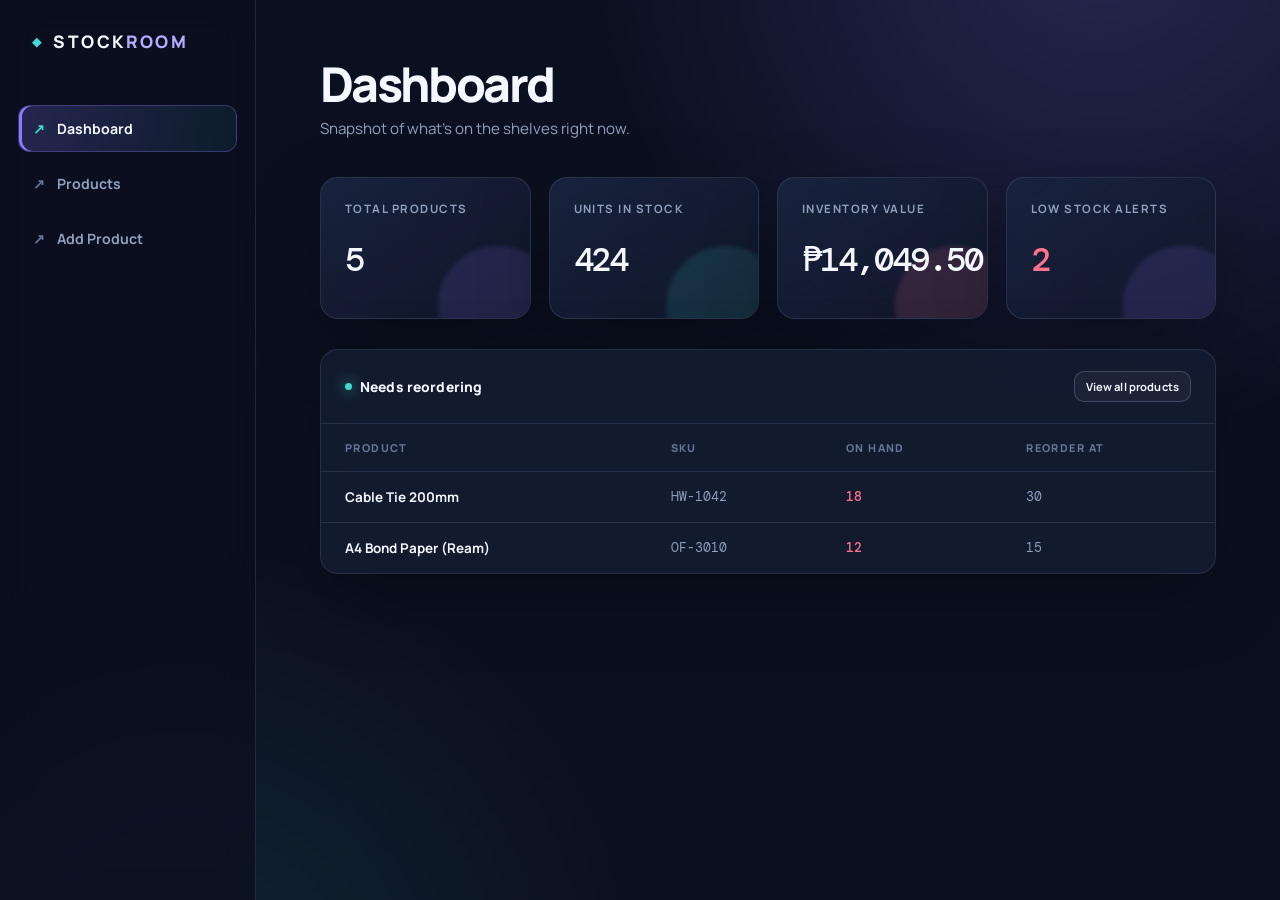
<file: index.html>
<!DOCTYPE html>
<html lang="en">
<head>
<meta charset="UTF-8">
<title>Stockroom — Dashboard</title>
<link rel="stylesheet" href="style.css">
</head>
<body>

  <aside class="sidebar">
    <div class="brand">STOCK<span>ROOM</span></div>
    <nav class="nav-links">
      <a href="index.html" class="active">Dashboard</a>
      <a href="products.html">Products</a>
      <a href="product-form.html">Add Product</a>
    </nav>
  </aside>

  <main>
    <h1>Dashboard</h1>
    <p class="subtitle">Snapshot of what's on the shelves right now.</p>

    <div class="stat-grid" id="statGrid"></div>

    <div class="panel">
      <div class="panel-header">
        <span>Needs reordering</span>
        <a href="products.html" class="btn btn-sm">View all products</a>
      </div>
      <div class="table-wrap"><table>
        <thead>
          <tr><th>Product</th><th>SKU</th><th>On hand</th><th>Reorder at</th></tr>
        </thead>
        <tbody id="lowStockBody"></tbody>
      </table></div>
    </div>
  </main>

  <script src="repository.js"></script>
  <script>
    function peso(n) {
      return "₱" + Number(n).toLocaleString(undefined, { minimumFractionDigits: 2, maximumFractionDigits: 2 });
    }

    function esc(s) {
      return String(s).replace(/[&<>"']/g, c => ({
        "&": "&amp;", "<": "&lt;", ">": "&gt;", '"': "&quot;", "'": "&#39;"
      }[c]));
    }

    function render() {
      const { totalItems, totalUnits, totalValue, lowStock } = InventoryRepository.stats();

      document.getElementById("statGrid").innerHTML = `
        <div class="stat-card">
          <div class="label">Total products</div>
          <div class="value">${totalItems}</div>
        </div>
        <div class="stat-card">
          <div class="label">Units in stock</div>
          <div class="value">${totalUnits}</div>
        </div>
        <div class="stat-card">
          <div class="label">Inventory value</div>
          <div class="value">${peso(totalValue)}</div>
        </div>
        <div class="stat-card ${lowStock.length ? 'warning' : ''}">
          <div class="label">Low stock alerts</div>
          <div class="value">${lowStock.length}</div>
        </div>
      `;

      const body = document.getElementById("lowStockBody");
      if (lowStock.length === 0) {
        body.innerHTML = `<tr><td colspan="4" class="empty-state">Nothing needs reordering. All good.</td></tr>`;
        return;
      }
      body.innerHTML = lowStock.map(p => `
        <tr>
          <td>${esc(p.name)}</td>
          <td class="sku">${esc(p.sku)}</td>
          <td class="num low">${p.quantity}</td>
          <td class="num">${p.reorderLevel}</td>
        </tr>
      `).join("");
    }

    render();
  </script>
</body>
</html>
</file>
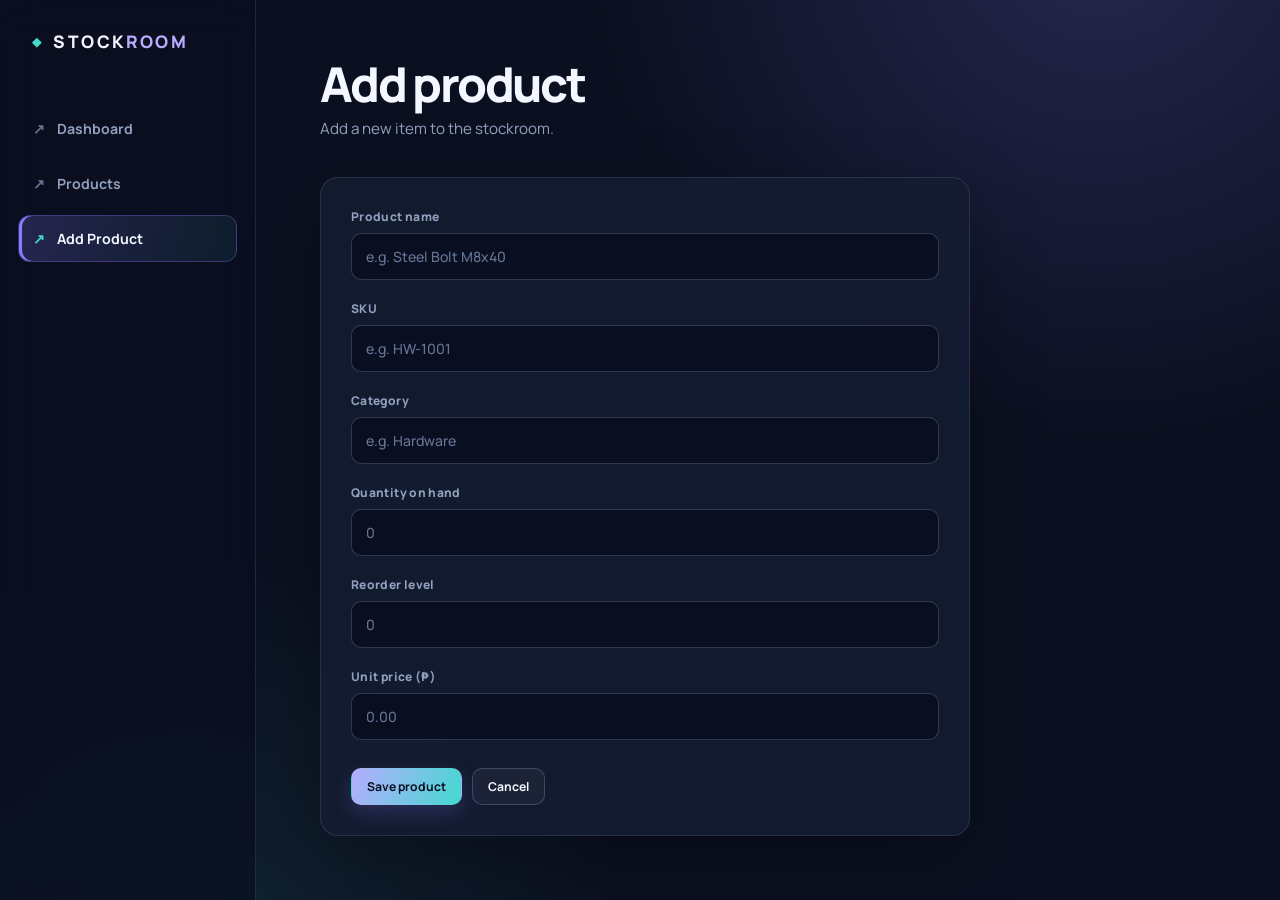
<file: product-form.html>
<!DOCTYPE html>
<html lang="en">
<head>
<meta charset="UTF-8">
<title>Stockroom — Add/Edit Product</title>
<link rel="stylesheet" href="style.css">
</head>
<body>

  <aside class="sidebar">
    <div class="brand">STOCK<span>ROOM</span></div>
    <nav class="nav-links">
      <a href="index.html">Dashboard</a>
      <a href="products.html">Products</a>
      <a href="product-form.html" class="active">Add Product</a>
    </nav>
  </aside>

  <main>
    <h1 id="pageTitle">Add product</h1>
    <p class="subtitle" id="pageSubtitle">Add a new item to the stockroom.</p>

    <form class="card form-card" id="productForm">
      <div class="field">
        <label for="name">Product name</label>
        <input type="text" id="name" required placeholder="e.g. Steel Bolt M8x40">
      </div>
      <div class="field">
        <label for="sku">SKU</label>
        <input type="text" id="sku" required placeholder="e.g. HW-1001">
        <div class="field-error" id="skuError">That SKU is already used by another product.</div>
      </div>
      <div class="field">
        <label for="category">Category</label>
        <input type="text" id="category" required placeholder="e.g. Hardware">
      </div>
      <div class="field">
        <label for="quantity">Quantity on hand</label>
        <input type="number" id="quantity" min="0" required placeholder="0">
      </div>
      <div class="field">
        <label for="reorderLevel">Reorder level</label>
        <input type="number" id="reorderLevel" min="0" required placeholder="0">
      </div>
      <div class="field">
        <label for="unitPrice">Unit price (₱)</label>
        <input type="number" id="unitPrice" min="0" step="0.01" required placeholder="0.00">
      </div>

      <div class="form-actions">
        <button type="submit" class="btn btn-primary" id="submitBtn">Save product</button>
        <a href="products.html" class="btn">Cancel</a>
      </div>
    </form>
  </main>

  <script src="repository.js"></script>
  <script>
    const params = new URLSearchParams(window.location.search);
    const editId = params.get("id");
    const form = document.getElementById("productForm");

    const skuField = document.getElementById("sku").closest(".field");

    if (editId) {
      const product = InventoryRepository.getById(editId);
      if (product) {
        document.getElementById("pageTitle").textContent = "Edit product";
        document.getElementById("pageSubtitle").textContent = `Editing "${product.name}".`;
        document.getElementById("submitBtn").textContent = "Update product";
        document.getElementById("name").value = product.name;
        document.getElementById("sku").value = product.sku;
        document.getElementById("category").value = product.category;
        document.getElementById("quantity").value = product.quantity;
        document.getElementById("reorderLevel").value = product.reorderLevel;
        document.getElementById("unitPrice").value = product.unitPrice;
      } else {
        // Bad or stale link: don't fall through to a blank "add" form.
        document.getElementById("pageTitle").textContent = "Product not found";
        document.getElementById("pageSubtitle").textContent = "It may have been deleted. Head back to the products list.";
        form.innerHTML = `<div class="form-actions"><a href="products.html" class="btn btn-primary">Back to products</a></div>`;
      }
    }

    // Clear the error as soon as the user edits the SKU.
    document.getElementById("sku").addEventListener("input", () => skuField.classList.remove("has-error"));

    form.addEventListener("submit", (e) => {
      e.preventDefault();
      const data = {
        name: document.getElementById("name").value.trim(),
        sku: document.getElementById("sku").value.trim(),
        category: document.getElementById("category").value.trim(),
        quantity: Number(document.getElementById("quantity").value),
        reorderLevel: Number(document.getElementById("reorderLevel").value),
        unitPrice: Number(document.getElementById("unitPrice").value)
      };

      // On update, the product's own current SKU doesn't count as a clash.
      if (InventoryRepository.skuExists(data.sku, editId)) {
        skuField.classList.add("has-error");
        document.getElementById("sku").focus();
        return;
      }

      if (editId) {
        const updated = InventoryRepository.update(editId, data);
        if (!updated) { alert("This product no longer exists."); window.location.href = "products.html"; return; }
        sessionStorage.setItem("stockroom_flash", `Updated "${updated.name}"`);
      } else {
        InventoryRepository.add(data);
        sessionStorage.setItem("stockroom_flash", `Added "${data.name}"`);
      }
      window.location.href = "products.html";
    });
  </script>
</body>
</html>
</file>
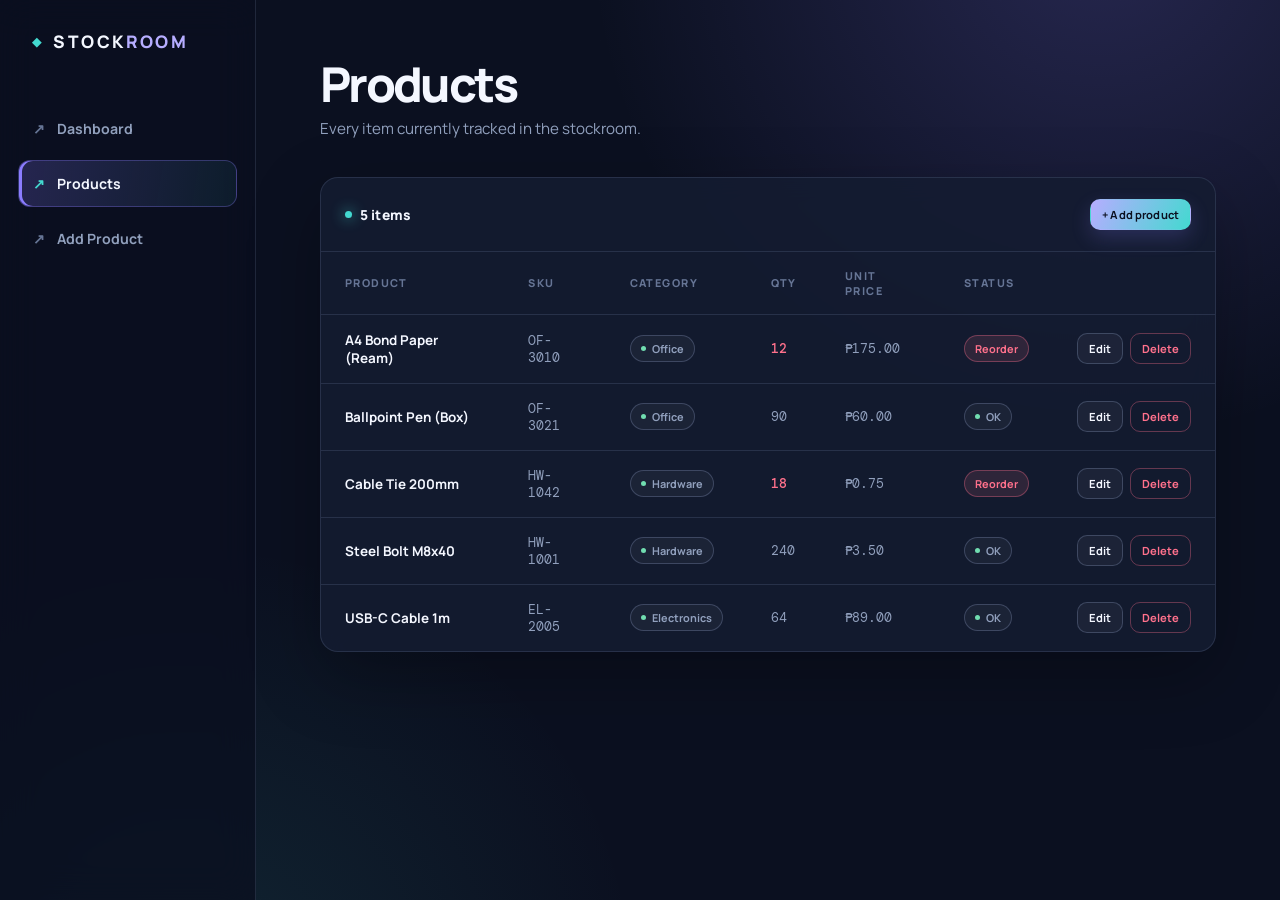
<file: products.html>
<!DOCTYPE html>
<html lang="en">
<head>
<meta charset="UTF-8">
<title>Stockroom — Products</title>
<link rel="stylesheet" href="style.css">
</head>
<body>

  <aside class="sidebar">
    <div class="brand">STOCK<span>ROOM</span></div>
    <nav class="nav-links">
      <a href="index.html">Dashboard</a>
      <a href="products.html" class="active">Products</a>
      <a href="product-form.html">Add Product</a>
    </nav>
  </aside>

  <main>
    <h1>Products</h1>
    <p class="subtitle">Every item currently tracked in the stockroom.</p>

    <div class="panel">
      <div class="panel-header">
        <span id="countLabel">— items</span>
        <a href="product-form.html" class="btn btn-primary btn-sm">+ Add product</a>
      </div>
      <div class="table-wrap"><table>
        <thead>
          <tr>
            <th>Product</th><th>SKU</th><th>Category</th>
            <th>Qty</th><th>Unit price</th><th>Status</th><th></th>
          </tr>
        </thead>
        <tbody id="productBody"></tbody>
      </table></div>
    </div>
  </main>

  <div class="toast" id="toast"></div>

  <script src="repository.js"></script>
  <script>
    function peso(n) {
      return "₱" + Number(n).toLocaleString(undefined, { minimumFractionDigits: 2, maximumFractionDigits: 2 });
    }

    // Product names/SKUs are user input, so never drop them into innerHTML raw.
    function esc(s) {
      return String(s).replace(/[&<>"']/g, c => ({
        "&": "&amp;", "<": "&lt;", ">": "&gt;", '"': "&quot;", "'": "&#39;"
      }[c]));
    }

    function showToast(msg) {
      const t = document.getElementById("toast");
      t.textContent = msg;
      t.classList.add("show");
      setTimeout(() => t.classList.remove("show"), 2200);
    }

    function render() {
      const products = InventoryRepository.getAll();
      document.getElementById("countLabel").textContent = `${products.length} item${products.length === 1 ? "" : "s"}`;

      const body = document.getElementById("productBody");
      if (products.length === 0) {
        body.innerHTML = `<tr><td colspan="7" class="empty-state">No products yet. Add your first one.</td></tr>`;
        return;
      }

      body.innerHTML = products.map(p => {
        const isLow = Number(p.quantity) <= Number(p.reorderLevel);
        return `
          <tr>
            <td>${esc(p.name)}</td>
            <td class="sku">${esc(p.sku)}</td>
            <td><span class="tag">${esc(p.category)}</span></td>
            <td class="num ${isLow ? 'low' : ''}">${p.quantity}</td>
            <td class="num">${peso(p.unitPrice)}</td>
            <td>${isLow ? '<span class="tag low-tag">Reorder</span>' : '<span class="tag">OK</span>'}</td>
            <td>
              <div class="row-actions">
                <a class="btn btn-sm" href="product-form.html?id=${encodeURIComponent(p.id)}">Edit</a>
                <button class="btn btn-sm btn-danger" data-delete-id="${esc(p.id)}">Delete</button>
              </div>
            </td>
          </tr>
        `;
      }).join("");
    }

    // One listener on the table body handles every Delete button.
    document.getElementById("productBody").addEventListener("click", (e) => {
      const btn = e.target.closest("[data-delete-id]");
      if (!btn) return;

      const id = btn.dataset.deleteId;
      const product = InventoryRepository.getById(id);
      if (!product) { render(); return; } // already gone (e.g. deleted in another tab)

      if (!confirm(`Delete "${product.name}"? This can't be undone.`)) return;
      InventoryRepository.remove(id);
      showToast(`Deleted "${product.name}"`);
      render();
    });

    render();

    // Message left by product-form.html after an add/update.
    const flash = sessionStorage.getItem("stockroom_flash");
    if (flash) {
      sessionStorage.removeItem("stockroom_flash");
      showToast(flash);
    }
  </script>
</body>
</html>
</file>
<file: style.css>
@import url('https://fonts.googleapis.com/css2?family=DM+Mono:wght@400;500&family=Manrope:wght@400;500;600;700;800&display=swap');

:root {
  --bg: #0b1020;
  --bg-soft: #10172a;
  --surface: rgba(20, 28, 49, 0.86);
  --surface-strong: #17223b;
  --surface-hover: #1b2946;
  --border: rgba(158, 178, 219, 0.15);
  --border-strong: rgba(158, 178, 219, 0.26);
  --text: #f4f7ff;
  --muted: #91a0bd;
  --muted-2: #667595;
  --accent: #8b7cff;
  --accent-bright: #b6adff;
  --cyan: #43d9d0;
  --danger: #ff718c;
  --danger-bg: rgba(255, 113, 140, 0.12);
  --success: #71ddb0;
  --shadow: 0 24px 70px rgba(0, 0, 0, 0.28);
}

* { box-sizing: border-box; }
html { min-width: 320px; }
body {
  margin: 0;
  min-height: 100vh;
  color: var(--text);
  font-family: 'Manrope', sans-serif;
  background:
    radial-gradient(circle at 86% -8%, rgba(139, 124, 255, 0.21), transparent 32rem),
    radial-gradient(circle at 15% 110%, rgba(67, 217, 208, 0.10), transparent 28rem),
    var(--bg);
  display: flex;
}
body::before {
  content: '';
  position: fixed;
  inset: 0;
  pointer-events: none;
  opacity: .22;
  background-image: linear-gradient(rgba(255,255,255,.025) 1px, transparent 1px), linear-gradient(90deg, rgba(255,255,255,.025) 1px, transparent 1px);
  background-size: 40px 40px;
  mask-image: linear-gradient(to bottom, black, transparent 78%);
}

.sidebar {
  width: 256px;
  flex-shrink: 0;
  padding: 28px 18px;
  display: flex;
  flex-direction: column;
  gap: 50px;
  background: rgba(10, 15, 31, .72);
  border-right: 1px solid var(--border);
  backdrop-filter: blur(18px);
  position: relative;
  z-index: 1;
}
.brand {
  padding: 2px 14px;
  font-size: 1.08rem;
  font-weight: 800;
  letter-spacing: .14em;
}
.brand::before {
  content: '◆';
  color: var(--cyan);
  margin-right: 10px;
  font-size: .74rem;
  vertical-align: 2px;
}
.brand span { color: var(--accent-bright); }
.nav-links { display: flex; flex-direction: column; gap: 8px; }
.nav-links a {
  color: var(--muted);
  text-decoration: none;
  padding: 13px 14px;
  border: 1px solid transparent;
  border-radius: 12px;
  font-size: .88rem;
  font-weight: 700;
  transition: .2s ease;
}
.nav-links a::before { content: '↗'; color: var(--muted-2); margin-right: 12px; transition: .2s; }
.nav-links a:hover { color: var(--text); background: rgba(255,255,255,.04); border-color: var(--border); transform: translateX(2px); }
.nav-links a.active { color: var(--text); background: linear-gradient(100deg, rgba(139,124,255,.22), rgba(67,217,208,.07)); border-color: rgba(139,124,255,.3); box-shadow: inset 3px 0 var(--accent); }
.nav-links a.active::before { color: var(--cyan); }

main { flex: 1; min-width: 0; max-width: 1280px; padding: 58px clamp(24px, 5vw, 72px); position: relative; z-index: 1; }
main > h1 { margin: 0 0 8px; font-size: clamp(2rem, 4vw, 3rem); line-height: 1.08; letter-spacing: -.055em; font-weight: 800; }
.subtitle { margin: 0 0 38px; color: var(--muted); font-size: .95rem; }

.stat-grid { display: grid; grid-template-columns: repeat(4, 1fr); gap: 18px; margin-bottom: 30px; }
.stat-card {
  position: relative;
  overflow: hidden;
  padding: 23px 24px;
  min-height: 142px;
  border: 1px solid var(--border);
  border-radius: 18px;
  background: linear-gradient(145deg, rgba(25, 35, 62, .95), rgba(16, 23, 42, .82));
  box-shadow: var(--shadow);
}
.stat-card::after { content: ''; position: absolute; width: 120px; height: 120px; right: -28px; bottom: -48px; border-radius: 50%; background: rgba(139,124,255,.14); filter: blur(2px); }
.stat-card:nth-child(2)::after { background: rgba(67,217,208,.12); }
.stat-card:nth-child(3)::after { background: rgba(255,113,140,.14); }
.stat-card .label { color: var(--muted); font-size: .72rem; text-transform: uppercase; letter-spacing: .13em; font-weight: 700; }
.stat-card .value { margin-top: 22px; font-family: 'DM Mono', monospace; font-size: 2.1rem; letter-spacing: -.06em; font-weight: 500; position: relative; z-index: 1; }
.stat-card.warning .value { color: var(--danger); }

.panel { overflow: hidden; border: 1px solid var(--border); border-radius: 18px; background: var(--surface); box-shadow: var(--shadow); backdrop-filter: blur(12px); }
.panel-header { display: flex; justify-content: space-between; align-items: center; gap: 16px; padding: 21px 24px; border-bottom: 1px solid var(--border); font-size: .86rem; font-weight: 800; letter-spacing: .01em; }
.panel-header::before { content: ''; width: 7px; height: 7px; border-radius: 50%; background: var(--cyan); box-shadow: 0 0 14px var(--cyan); margin-right: -8px; }
.panel-header span { margin-right: auto; }
.table-wrap { overflow-x: auto; }
table { width: 100%; border-collapse: collapse; min-width: 720px; }
th, td { padding: 16px 24px; text-align: left; font-size: .84rem; }
th { color: var(--muted-2); font-size: .68rem; text-transform: uppercase; letter-spacing: .13em; font-weight: 800; border-bottom: 1px solid var(--border); }
tbody tr { border-bottom: 1px solid var(--border); transition: .18s ease; }
tbody tr:last-child { border-bottom: none; }
tbody tr:hover { background: var(--surface-hover); }
td:first-child { color: var(--text); font-weight: 700; }
td.sku, td.num { font-family: 'DM Mono', monospace; color: var(--muted); font-size: .79rem; }
td.low { color: var(--danger); font-weight: 500; }

.tag { display: inline-flex; align-items: center; border: 1px solid var(--border-strong); border-radius: 999px; padding: 5px 10px; background: rgba(255,255,255,.04); color: var(--muted); font-size: .68rem; font-weight: 700; }
.tag.low-tag { color: var(--danger); border-color: rgba(255,113,140,.35); background: var(--danger-bg); }
.tag:not(.low-tag)::before { content: ''; width: 5px; height: 5px; margin-right: 6px; background: var(--success); border-radius: 50%; }

.btn { display: inline-block; border: 1px solid var(--border-strong); border-radius: 10px; padding: 9px 15px; color: var(--text); background: rgba(255,255,255,.045); font: 700 .76rem 'Manrope', sans-serif; text-decoration: none; cursor: pointer; transition: .2s ease; }
.btn:hover { border-color: var(--accent); background: rgba(139,124,255,.12); transform: translateY(-1px); }
.btn-primary { color: #0b1020; border-color: transparent; background: linear-gradient(115deg, var(--accent-bright), var(--cyan)); box-shadow: 0 8px 20px rgba(139,124,255,.2); }
.btn-primary:hover { color: #0b1020; border-color: transparent; filter: brightness(1.08); }
.btn-danger { color: var(--danger); border-color: rgba(255,113,140,.35); background: transparent; }
.btn-danger:hover { background: var(--danger-bg); border-color: var(--danger); }
.btn-sm { padding: 7px 11px; font-size: .7rem; }
.row-actions { display: flex; gap: 7px; }

form.card { max-width: 650px; padding: 30px; border: 1px solid var(--border); border-radius: 18px; background: var(--surface); box-shadow: var(--shadow); }
.field { margin-bottom: 20px; }
.field label { display: block; margin-bottom: 8px; color: var(--muted); font-size: .75rem; font-weight: 800; letter-spacing: .03em; }
.field input, .field select { width: 100%; padding: 13px 14px; border: 1px solid var(--border-strong); border-radius: 10px; outline: none; color: var(--text); background: rgba(8, 13, 28, .72); font: 500 .88rem 'Manrope', sans-serif; transition: .2s; }
.field input::placeholder { color: var(--muted-2); }
.field input:focus, .field select:focus { border-color: var(--accent); box-shadow: 0 0 0 4px rgba(139,124,255,.11); }
.form-actions { display: flex; gap: 10px; margin-top: 28px; }
.field.has-error input { border-color: var(--danger); }
.field-error { display: none; margin-top: 7px; color: var(--danger); font-size: .75rem; }
.field.has-error .field-error { display: block; }
.empty-state { padding: 52px 20px; color: var(--muted); text-align: center; }
.toast { position: fixed; right: 24px; bottom: 24px; display: none; padding: 13px 18px; border: 1px solid var(--cyan); border-radius: 12px; color: var(--text); background: var(--surface-strong); box-shadow: var(--shadow); font-size: .8rem; z-index: 3; }
.toast.show { display: block; animation: rise .22s ease-out; }
@keyframes rise { from { opacity: 0; transform: translateY(10px); } to { opacity: 1; transform: translateY(0); } }

@media (max-width: 760px) {
  body { display: block; }
  .sidebar { width: 100%; padding: 18px 16px; gap: 18px; border-right: 0; border-bottom: 1px solid var(--border); }
  .nav-links { flex-direction: row; overflow-x: auto; gap: 6px; }
  .nav-links a { white-space: nowrap; padding: 10px 12px; }
  main { padding: 38px 16px; }
  .stat-grid { grid-template-columns: 1fr; gap: 12px; }
  .stat-card { min-height: 120px; }
  .panel-header { padding: 16px; }
  form.card { padding: 22px; }
}
@media (max-width: 460px) {
  .panel-header { align-items: flex-start; flex-wrap: wrap; }
  .panel-header .btn { margin-left: 15px; }
  .row-actions { flex-direction: column; }
}

@media (prefers-reduced-motion: reduce) { *, *::before, *::after { transition: none !important; animation: none !important; } }
</file>
